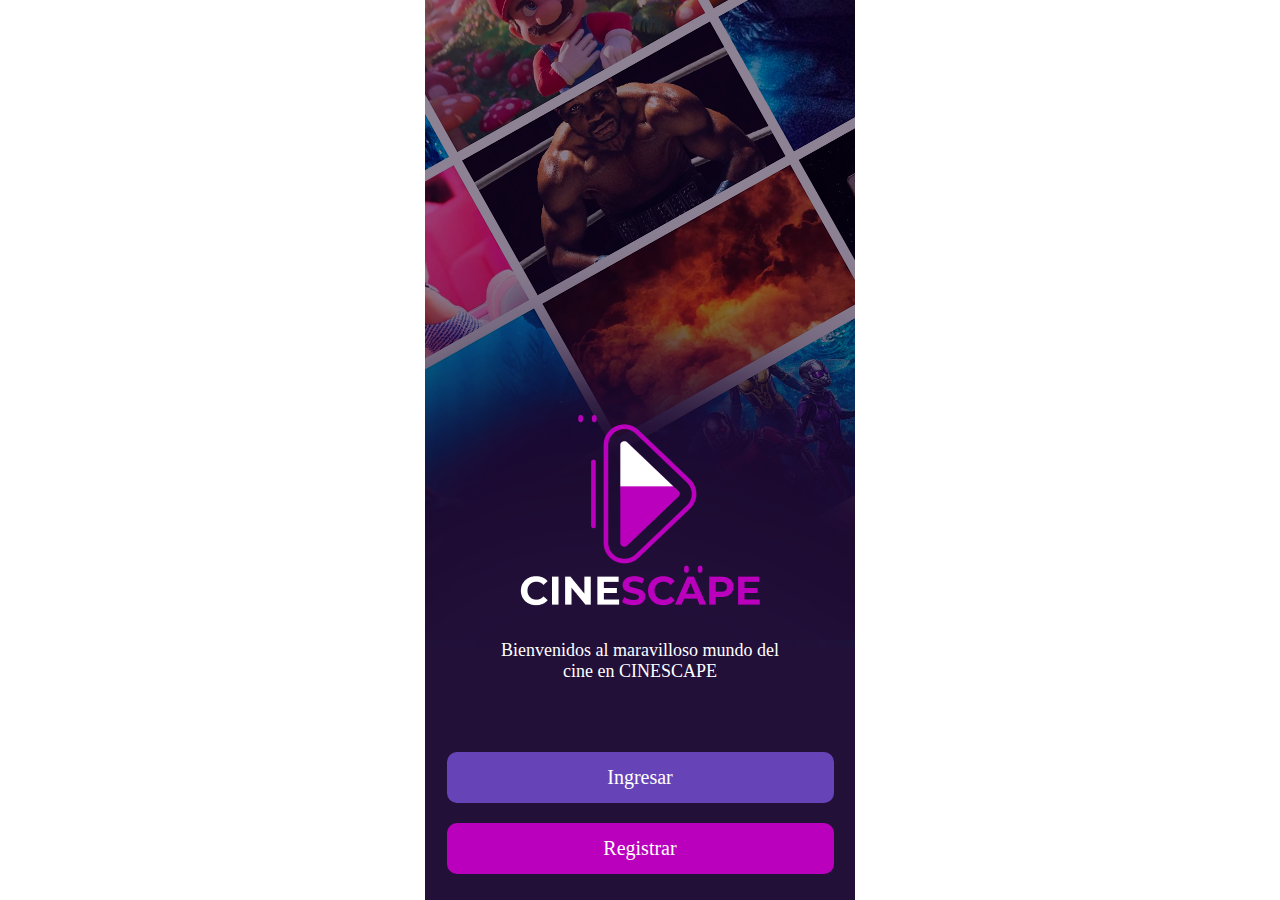
<file: index.html>
<!DOCTYPE html>
<html lang="en">
<head>
    <meta charset="UTF-8">
    <meta name="viewport" content="width=device-width, initial-scale=1.0">
    <title>CINESCAPE</title>
    <link rel="stylesheet" href="css/styles.css">
</head>
<body>
   <section id="cont-inicio">
        <a href="index.html" id="logo"><img src="img/Logo.png" alt="Logo"></a>
        <p>Bienvenidos al maravilloso mundo del cine en CINESCAPE</p>
        <a href="home.html" class="btn-principal">Ingresar</a>
        <a href="registro.html" class="btn-secundario">Registrar</a>
   </section>
    
    <script src="js/main.js"></script>
</body>
</html>
</file>
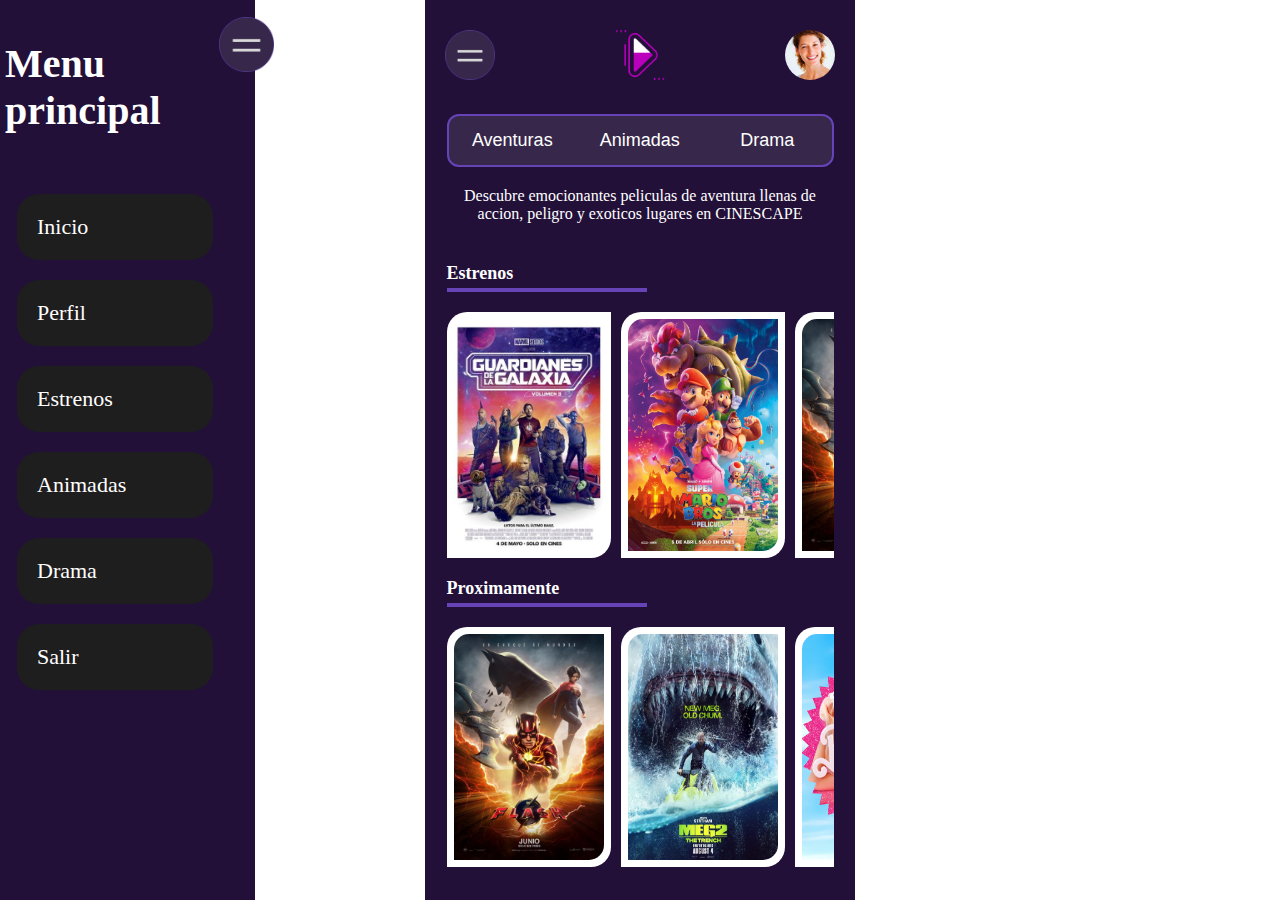
<file: home.html>
<!DOCTYPE html>
<html lang="en">
<head>
    <meta charset="UTF-8">
    <meta name="viewport" content="width=device-width, initial-scale=1.0">
    <title>CINESCAPE</title>
    <link rel="stylesheet" href="css/styles.css">
</head>
<body>
   <section id="cont-home">

        <div class="header">
            <a href="#" ><img src="img/menu.png" alt="Menu" onclick="panellateral()"></a>           
            <a href="#"><img src="img/icon-logo.png" alt="logo"></a>
            <a href="#"><img src="img/user.png" alt="Usuario"></a>
        </div>

        <div id="panel-lateral">
            <img src="img/menu.png" alt="Menu" onclick="panellateral()">
            <h2>Menu principal</h2>
            
            <ul>
                <a href="#">Inicio</a>
                <a href="#">Perfil</a>
                <a href="#">Estrenos</a>
                <a href="#">Animadas</a>
                <a href="#">Drama</a>
                <a href="index.html">Salir</a>
            </ul>
        </div>

        <div class="filtros">
            <button>Aventuras</button>
            <button>Animadas</button>
            <button>Drama</button>
        </div>
       
        <p id="copy-categoria">Descubre emocionantes peliculas de aventura llenas de accion, peligro y exoticos lugares en CINESCAPE</p>

        <div id="cont-aventuras">
            <h2>Estrenos</h2>
            <hr>
            <div class="cont-caratulas">
                <button class="caratula">
                    <img src="img/guardianes3.jpg" alt="Guardinaes de la galaxia" onclick="modal()">
                </button>
                <button class="caratula">
                    <img src="img/mariobros.jpg" alt="Super Mario Bros" onclick="modal()">
                </button>
                <button class="caratula">
                    <img src="img/flash.jpg" alt="Flash" onclick="modal()">
                </button>
                <button class="caratula">
                    <img src="img/shazam2.jpg" alt="shazam2" onclick="modal()">
                </button>
            </div>
            <h2>Proximamente</h2>
            <hr>
            <div class="cont-caratulas">
                <button class="caratula">
                    <img src="img/flash.jpg" alt="Flash" onclick="modal()">
                </button>
                <button class="caratula">
                    <img src="img/megalodon.jpg" alt="megalodon" onclick="modal()">
                </button>
                <button class="caratula">
                    <img src="img/barbie.jpeg" alt="barbie" onclick="modal()">
                </button>
                <button class="caratula">
                    <img src="img/oppenheimer_drama.jpg" alt="oppenheimer_drama" onclick="modal()">
                </button>
            </div>
            
        </div>
        <div id="modal-pelicula">
            <button onclick="modal()">x</button>
            <img src="img/mariobros.jpg" class="caratula-img" alt="Mario Bros">
            <img src="img/boton_play1.png" class="btn-play" alt="Boton play">
            <h2>Super Marios: <br>
                Bors. La Pelicula
            </h2>
            <p>Estreno: 06-Abr-2023</p>
            <p>Accion, Comedia</p>
            <p>Lorem ipsum dolor, sit amet consectetur adipisicing elit. Sunt, reprehenderit voluptates eum magnam at, debitis provident illum, suscipit repellat ut qui corrupti omnis? Consectetur, impedit quo! A, fugit mollitia deserunt odit ipsum excepturi, veritatis error sequi molestiae obcaecati eveniet amet.</p>
        </div>

   </section>
    
    <script src="js/main.js"></script>
</body>
</html>
</file>
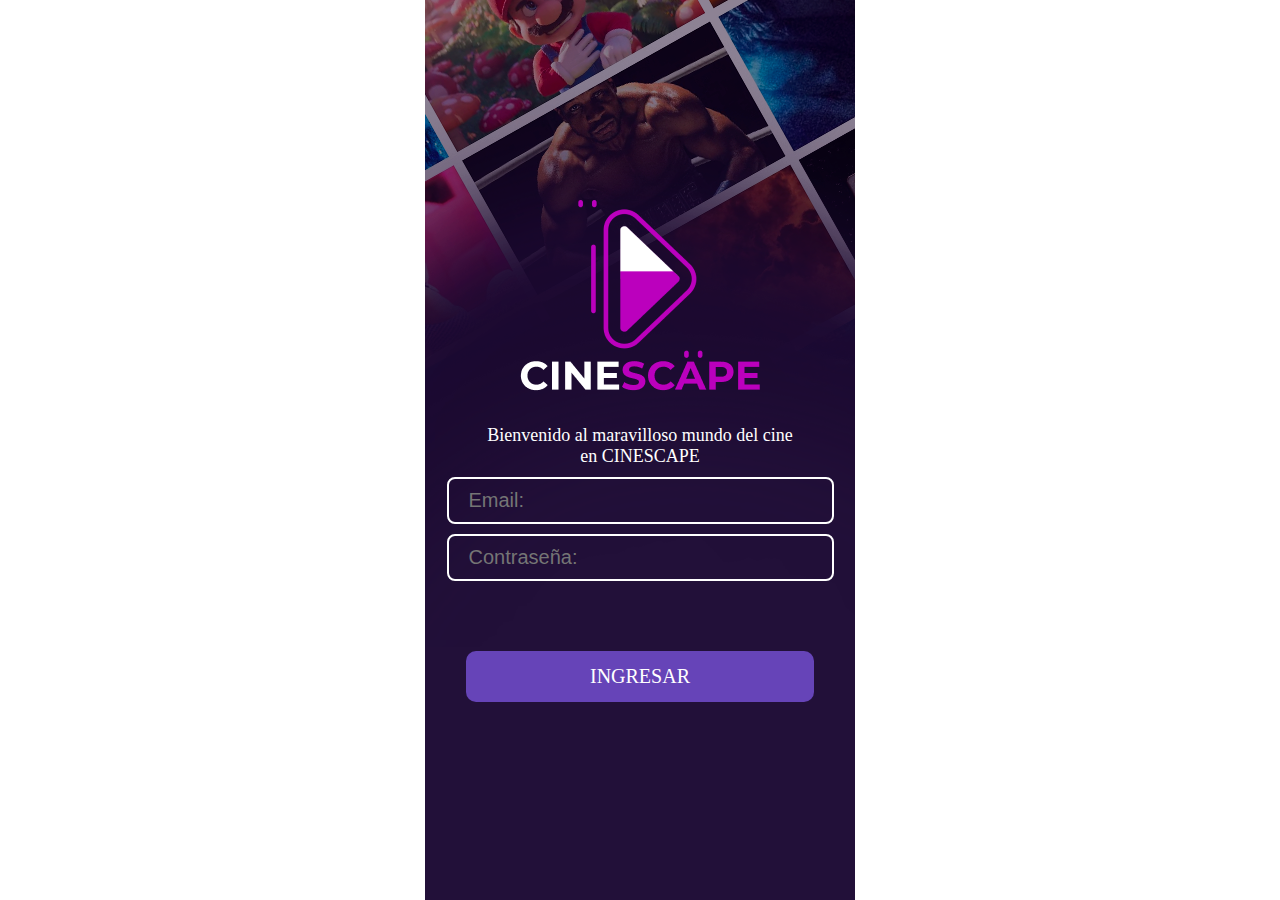
<file: login.html>
<!DOCTYPE html>
<html lang="en">
<head>
    <meta charset="UTF-8">
    <meta name="viewport" content="width=device-width, initial-scale=1.0">
    <title>CINESCAPE | Inicio</title>
    <link rel="stylesheet" href="css/styles.css">
</head>
<body>
    <section id="cont-registro">
        <!-- Imagén o logo siempre como un enlance (etiqueta a) -->
        <a href="index.html" id="logo"><img src="img/Logo.png" alt="logo CineEscape"></a>
        <p>Bienvenido al maravilloso mundo del cine en CINESCAPE</p>
        
        <form action="">
            <input type="email" placeholder="Email:">
            <input type="text" placeholder="Contraseña:">

        <a href="home.html" class="btn-principal">INGRESAR</a>
        </form>
    </section>

    <script src="js/main.js"></script>
</body>
</html>
</file>
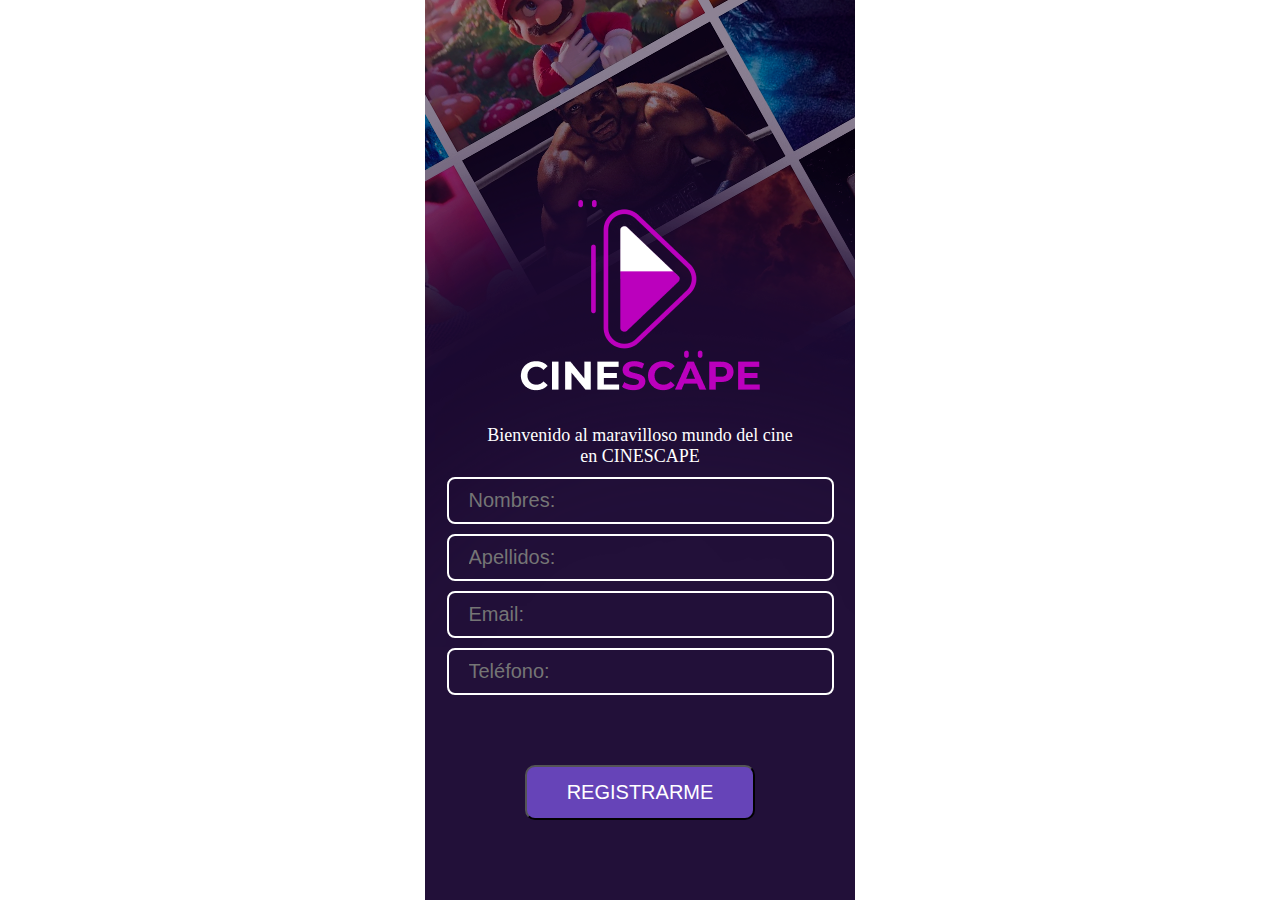
<file: registro.html>
<!DOCTYPE html>
<html lang="en">
<head>
    <meta charset="UTF-8">
    <meta name="viewport" content="width=device-width, initial-scale=1.0">
    <title>CINESCAPE | REGISTRO</title>
    <link rel="stylesheet" href="css/styles.css">
</head>
<body>
    <section id="cont-registro">
        <!-- Imagén o logo siempre como un enlance (etiqueta a) -->
        <a href="index.html" id="logo"><img src="img/Logo.png" alt="logo CineEscape"></a>
        <p>Bienvenido al maravilloso mundo del cine en CINESCAPE</p>
        
        <form action="">
            <input type="text" placeholder="Nombres:">
            <input type="text" placeholder="Apellidos:">
            <input type="email" placeholder="Email:">
            <input type="number" placeholder="Teléfono:">

            <button class="btn-principal"><a href="index.html">REGISTRARME</a></button>
        </form>
    </section>

    <script src="js/main.js"></script>
</body>
</html>
</file>
<file: css/styles.css>
/*  */

*{
    margin: 0;
    padding: 0;
    box-sizing: border-box;
}

/* definimos variables de marca */
:root{
    --primary-color: #6644B8;
    --seondary-color: #bb00bd;
    --fond-colorA: #221039;
    --fond-colorB: #37274B;
}
/* estilos de pagina de inicio */
#cont-inicio{
    width: 100%;
    max-width: 430px;
    min-height: 100vh;
    margin: 0 auto;
    background: url(../img/home-img.png) var(--fond-colorA);
    text-align: center;
    padding-top: 415px;
}
#cont-inicio p{
    font-size: 18px;
    color: #fff;
    padding: 0 60px;
}
.btn-principal{
    padding: 14px 40px;
    background: var(--primary-color);
    color: #fff;
    font-size: 20px;
    border-radius: 10px;
    display: block;
    max-width: 90%;
    margin: 70px auto 10px;
    text-decoration: none;
}
.btn-principal a{
    text-decoration: none;
    color: #fff;
    font-size: 20px;
}
.btn-secundario{
    padding: 14px 40px;
    background: var(--primary-color);
    color: #fff;
    font-size: 20px;
    border-radius: 10px;
    display: block;
    max-width: 90%;
    margin: 20px auto 0;
    text-decoration: none;
    background: var(--seondary-color);
}
/* ESTILOS REGISTROS */
#cont-registro{
    width: 100%;
    max-width: 430px;
    min-height: 100vh;
    margin: 0 auto;
    background: url(../img/register-img.png) var(--fond-colorA);
    text-align: center;
    padding-top: 200px;
}

#cont-registro p{
    font-size: 18px;
    color: #fff;
    padding: 0 60px;
}
#cont-registro form{
    width: 90%;
    margin: 0 auto;
}

#cont-registro form input{
    display: block;
    width: 100%;
    padding: 10px 20px;
    border: 2px solid #fff ;
    background: transparent;
    color: #fff;
    font-size: 20px;
    margin: 10px 0;
    border-radius: 8px;
}

/* estilos del home */
#cont-home{
    position: relative;
    width: 100%;
    max-width: 430px;
    min-height: 100vh;
    margin: 0 auto;
    background: var(--fond-colorA);
}
.header{
    display: flex;
    justify-content: space-between;
    padding: 30px 20px;
}
.header img{
    width: 50px;
}

.header a:nth-child(3) img{
    border-radius: 50%;
}
#cont-home .filtros{
    width: 90%;
    margin: 0 auto;
    display: flex;
    background: var(--fond-colorB);
    border: 2px solid var(--primary-color);
    border-radius: 12px;
}
#cont-home .filtros button{
    background: transparent;
    padding: 12px 10px;
    width: 33.3%;
    border-radius: 8px;
    border-color: transparent;
    color: #fff;
    font-size: 18px;
}
#cont-home .filtros button:hover{
    background: var(--primary-color);
    font-weight: 600;

}

#copy-categoria{
    color: #fff;
    padding: 20px;
    text-align: center;
}

/* estilos del main o parte princiapl */
#cont-aventuras{
    position: relative;
    width: 90%;
    margin: 0 auto;
}
#cont-aventuras h2{
    color: #fff;
    font-weight: 700;
    font-size: 18px;
    margin-top: 20px;
}
#cont-aventuras hr{
    width: 200px;
    height: 4px;
    border: 2px solid var(--primary-color);
    margin: 4px 0 20px ;
}
.cont-caratulas{
    display: flex;
    overflow-x: scroll;
    overflow-y: hidden;
}
.caratula{
    background: #fff;
    border: transparent;
    border-radius: 20px 0 20px 0;
    width: 170px;
    padding: 2px;
    margin : 0 10px 0 0;
}
.caratula img{
    width: 160px;
    height: 100%;
    border-radius: 20px 0 20px 0;
    padding: 5px;
}

#modal-pelicula{
    position: absolute;
    z-index: 99;
    top: 0;
    left: 0;
    background: #221039f2;
    display: none;
}
#modal-pelicula.active{
    display: block;
} 
#modal-pelicula button{
    position: absolute;
    right: 20px;
    top: 20px;
    z-index: 99;
    background: transparent;
    border: transparent;
    font-size: 30px;
    color: #fff;
}
#modal-pelicula .caratula-img{
    width: 100%;
}
#modal-pelicula .btn-play{
    width: 60px;
    position: absolute;
    left: 0;
    right: 0;
    margin: 0 auto;
    top: 240px;
    z-index: 9;
}
#modal-pelicula h2{
    font-size: 32px;
    color: #fff;
    font-weight: 700;
    display: inline-block;
    border-bottom: 4px solid var(--primary-color);
}
#modal-pelicula p{
    color: #fff;
    font-size: 18px;
    margin: 6px 0 ;
}



#panel-lateral{
    width: 280px;
    height: 100%;
    position: absolute;
    left: -450px;
    top: 0;
    z-index: 9;
    background: var(--fond-colorA);
    transition: 1s;
}
#panel-lateral img{
    position: absolute;
    width: 65px;
    height: 65px;
    top: 12px;
    right: -24px;
    border-radius: 20px 0 20px 0;
    padding: 5px;
}
#panel-lateral.active{
    left: 0;
}
#panel-lateral h2{
    color: #fff;
    font-size: 40px;
    padding: 40px 30px;
}
#panel-lateral ul{
    width: 70%;
    margin: 20px auto;
}
#panel-lateral ul a{
    display: block;
    padding: 20px;
    background: #1f1e1e;
    border-radius: 22px;
    color: #fff;
    margin: 20px 0;
    text-decoration: none;
    font-size: 22px;
    transition: .5s;   
}
#panel-lateral ul a:hover{
    background: #6644B8;
}
</file>
